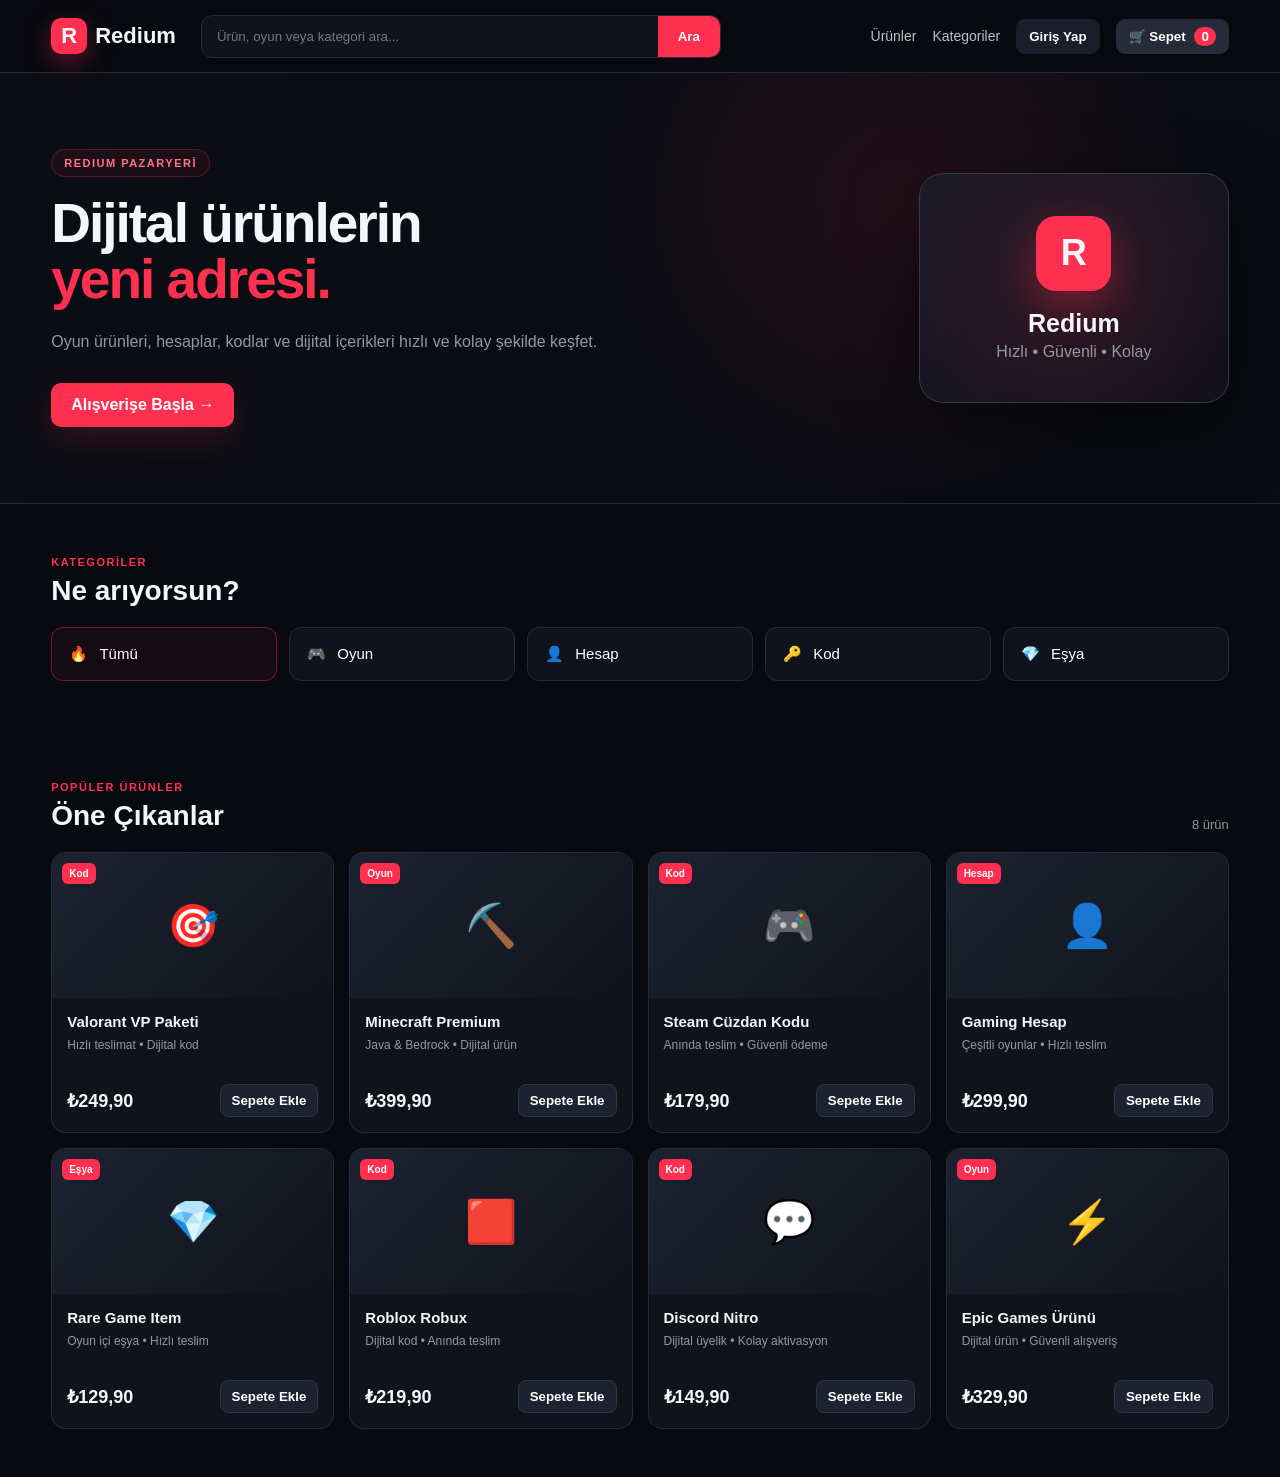
<file: index.html>
<!DOCTYPE html>
<html lang="tr">
<head>
    <meta charset="UTF-8">
    <meta name="viewport" content="width=device-width, initial-scale=1.0">
    <title>Redium - Dijital Pazar</title>
    <link rel="stylesheet" href="style.css">
</head>

<body>

<header class="topbar">
    <div class="container nav">

        <a class="logo" href="#">
            <span>R</span> Redium
        </a>

        <div class="search">
            <input
                id="searchInput"
                type="text"
                placeholder="Ürün, oyun veya kategori ara..."
            >
            <button id="searchBtn">Ara</button>
        </div>

        <nav>
            <a href="#products">Ürünler</a>
            <a href="#categories">Kategoriler</a>

            <button class="login" id="loginBtn">
                Giriş Yap
            </button>

            <button class="cart" id="cartBtn">
                🛒 Sepet
                <b id="cartCount">0</b>
            </button>
        </nav>

    </div>
</header>


<main>

    <!-- HERO -->

    <section class="hero">

        <div class="container hero-inner">

            <div class="hero-content">

                <div class="badge">
                    REDIUM PAZARYERİ
                </div>

                <h1>
                    Dijital ürünlerin
                    <br>
                    <span>yeni adresi.</span>
                </h1>

                <p>
                    Oyun ürünleri, hesaplar, kodlar ve dijital
                    içerikleri hızlı ve kolay şekilde keşfet.
                </p>

                <a
                    class="primary"
                    href="#products"
                >
                    Alışverişe Başla →
                </a>

            </div>


            <div class="hero-card">

                <div class="glow"></div>

                <div class="card-icon">
                    R
                </div>

                <h3>Redium</h3>

                <p>
                    Hızlı • Güvenli • Kolay
                </p>

            </div>

        </div>

    </section>


    <!-- KATEGORİLER -->

    <section
        class="container section"
        id="categories"
    >

        <div class="section-title">

            <div>
                <small>KATEGORİLER</small>
                <h2>Ne arıyorsun?</h2>
            </div>

        </div>


        <div class="categories">

            <button
                class="category active"
                data-category="Tümü"
            >
                🔥
                <span>Tümü</span>
            </button>


            <button
                class="category"
                data-category="Oyun"
            >
                🎮
                <span>Oyun</span>
            </button>


            <button
                class="category"
                data-category="Hesap"
            >
                👤
                <span>Hesap</span>
            </button>


            <button
                class="category"
                data-category="Kod"
            >
                🔑
                <span>Kod</span>
            </button>


            <button
                class="category"
                data-category="Eşya"
            >
                💎
                <span>Eşya</span>
            </button>

        </div>

    </section>


    <!-- ÜRÜNLER -->

    <section
        class="container section"
        id="products"
    >

        <div class="section-title">

            <div>
                <small>POPÜLER ÜRÜNLER</small>
                <h2>Öne Çıkanlar</h2>
            </div>

            <span id="resultInfo">
                8 ürün
            </span>

        </div>


        <div
            class="products"
            id="productGrid"
        ></div>

    </section>

</main>


<!-- GİRİŞ / KAYIT MODALI -->

<div
    class="modal hidden"
    id="modal"
>

    <div class="modal-box">

        <button
            class="close"
            id="closeModal"
        >
            ×
        </button>


        <div class="auth-tabs">

            <button
                id="showLogin"
                class="auth-tab active"
            >
                Giriş Yap
            </button>


            <button
                id="showRegister"
                class="auth-tab"
            >
                Kaydol
            </button>

        </div>


        <h2 id="authTitle">
            Hesabına giriş yap
        </h2>


        <p id="authDescription">
            Redium hesabına hoş geldin!
        </p>


        <form id="authForm">

            <input
                id="authUsername"
                type="text"
                placeholder="Kullanıcı adı"
                minlength="3"
                maxlength="24"
                required
            >


            <input
                id="authPassword"
                type="password"
                placeholder="Şifre"
                minlength="6"
                required
            >


            <button
                class="primary full"
                id="authSubmit"
                type="submit"
            >
                Giriş Yap
            </button>

        </form>


        <p
            class="auth-switch"
            id="authSwitch"
        >
            Hesabın yok mu?
            <a href="#" id="switchLink">
                Kaydol
            </a>
        </p>


        <p class="auth-note">
            Demo üyelik sistemidir.
        </p>

    </div>

</div>


<!-- SEPET -->

<div
    class="modal hidden"
    id="cartModal"
>

    <div class="modal-box cart-box">

        <button
            class="close"
            id="closeCart"
        >
            ×
        </button>


        <h2>🛒 Sepetim</h2>

        <p>
            Sepetine eklediğin ürünler.
        </p>


        <div id="cartItems"></div>


        <div class="cart-total">

            <span>
                Toplam
            </span>

            <strong id="cartTotal">
                0,00 ₺
            </strong>

        </div>


        <button
            class="primary full"
            id="checkoutBtn"
        >
            Satın Almaya Devam Et
        </button>

    </div>

</div>


<!-- BİLDİRİM -->

<div
    class="toast"
    id="toast"
></div>


<script src="script.js"></script>

</body>
</html>
</file>
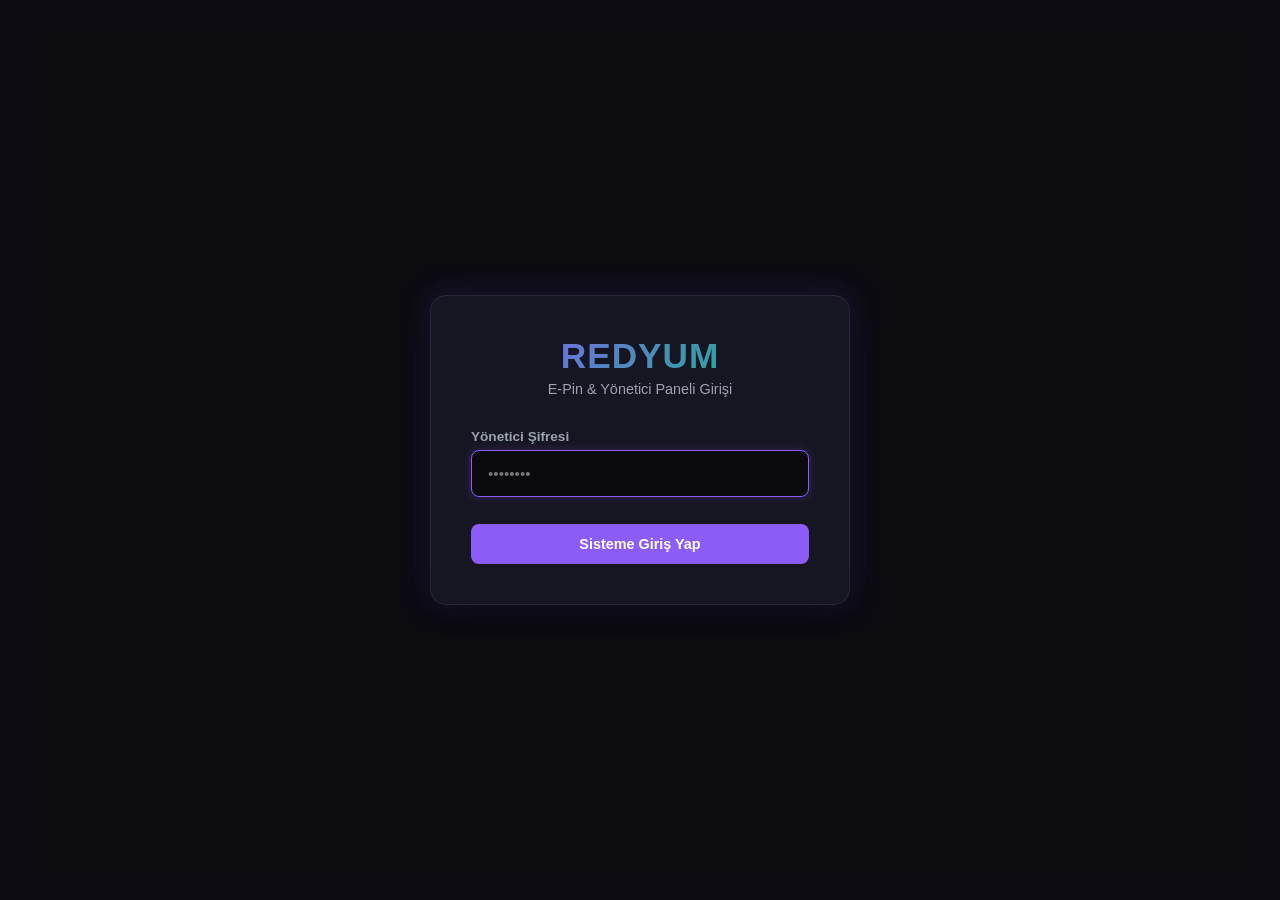
<file: panel.html>
<!DOCTYPE html>
<html lang="tr">
<head>
  <meta charset="UTF-8">
  <meta name="viewport" content="width=device-width, initial-scale=1.0">
  <title>Redyum - E-Pin & Oyun Pazarı Yönetici Paneli</title>
  
  <style>
    :root {
      --bg-dark: #0d0d12;
      --card-bg: #161622;
      --card-hover: #1f1f30;
      --sidebar-bg: #11111a;
      --border-color: #272738;
      
      --primary: #8b5cf6;
      --primary-hover: #7c3aed;
      --primary-glow: rgba(139, 92, 246, 0.25);
      
      --secondary: #10b981;
      --secondary-hover: #059669;
      --secondary-glow: rgba(16, 185, 129, 0.2);
      
      --warning: #f59e0b;
      --accent-red: #ef4444;
      
      --text-main: #f3f4f6;
      --text-muted: #9ca3af;
    }

    * {
      box-sizing: border-box;
      margin: 0;
      padding: 0;
      font-family: 'Segoe UI', -apple-system, BlinkMacSystemFont, Roboto, sans-serif;
    }

    body {
      background-color: var(--bg-dark);
      color: var(--text-main);
      min-height: 100vh;
      display: flex;
      overflow-x: hidden;
    }

    .login-overlay {
      position: fixed;
      inset: 0;
      background: rgba(13, 13, 18, 0.92);
      backdrop-filter: blur(16px);
      display: flex;
      justify-content: center;
      align-items: center;
      z-index: 9999;
      padding: 1rem;
    }

    .login-box {
      background: var(--card-bg);
      border: 1px solid var(--border-color);
      box-shadow: 0 10px 40px rgba(0, 0, 0, 0.6), 0 0 30px var(--primary-glow);
      border-radius: 16px;
      padding: 2.5rem;
      width: 100%;
      max-width: 420px;
      text-align: center;
      position: relative;
    }

    .login-title {
      font-size: 2.2rem;
      font-weight: 900;
      background: linear-gradient(135deg, var(--primary), var(--secondary));
      -webkit-background-clip: text;
      -webkit-text-fill-color: transparent;
      margin-bottom: 0.3rem;
      letter-spacing: 1px;
    }

    .login-subtitle {
      color: var(--text-muted);
      font-size: 0.9rem;
      margin-bottom: 2rem;
    }

    .shake {
      animation: shake 0.4s cubic-bezier(.36,.07,.19,.97) both;
    }

    @keyframes shake {
      10%, 90% { transform: translate3d(-1px, 0, 0); }
      20%, 80% { transform: translate3d(2px, 0, 0); }
      30%, 50%, 70% { transform: translate3d(-4px, 0, 0); }
      40%, 60% { transform: translate3d(4px, 0, 0); }
    }

    .error-alert {
      background: rgba(239, 68, 68, 0.15);
      border: 1px solid var(--accent-red);
      color: #fca5a5;
      padding: 0.75rem;
      border-radius: 8px;
      font-size: 0.85rem;
      margin-bottom: 1.2rem;
      display: none;
    }

    .form-group {
      margin-bottom: 1.2rem;
      text-align: left;
    }

    .form-group label {
      display: block;
      font-size: 0.85rem;
      color: var(--text-muted);
      margin-bottom: 0.4rem;
      font-weight: 600;
    }

    .form-control {
      width: 100%;
      padding: 0.85rem 1rem;
      background: #0a0a0f;
      border: 1px solid var(--border-color);
      border-radius: 8px;
      color: #fff;
      font-size: 0.95rem;
      outline: none;
      transition: border-color 0.2s, box-shadow 0.2s;
    }

    .form-control:focus {
      border-color: var(--primary);
      box-shadow: 0 0 10px var(--primary-glow);
    }

    .btn {
      padding: 0.75rem 1.25rem;
      border-radius: 8px;
      border: none;
      font-weight: 700;
      cursor: pointer;
      transition: all 0.2s;
      font-size: 0.9rem;
      display: inline-flex;
      align-items: center;
      justify-content: center;
      gap: 0.5rem;
    }

    .btn-primary {
      background: var(--primary);
      color: #fff;
    }

    .btn-primary:hover {
      background: var(--primary-hover);
      box-shadow: 0 0 20px var(--primary-glow);
    }

    .btn-secondary {
      background: var(--secondary);
      color: #000;
    }

    .btn-secondary:hover {
      background: var(--secondary-hover);
      box-shadow: 0 0 20px var(--secondary-glow);
    }

    .btn-danger {
      background: var(--accent-red);
      color: #fff;
    }

    .btn-danger:hover {
      background: #dc2626;
    }

    .btn-warning {
      background: var(--warning);
      color: #000;
    }

    .btn-outline {
      background: transparent;
      border: 1px solid var(--border-color);
      color: var(--text-main);
    }

    .btn-outline:hover {
      background: var(--card-hover);
      border-color: var(--primary);
    }

    #appWrapper {
      display: flex;
      width: 100vw;
      height: 100vh;
    }

    sidebar {
      width: 260px;
      background: var(--sidebar-bg);
      border-right: 1px solid var(--border-color);
      display: flex;
      flex-direction: column;
      padding: 1.5rem;
      gap: 2rem;
      flex-shrink: 0;
    }

    .brand {
      font-size: 1.5rem;
      font-weight: 900;
      color: #fff;
      display: flex;
      align-items: center;
      gap: 0.6rem;
      letter-spacing: 0.5px;
    }

    .brand span {
      color: var(--secondary);
      font-size: 0.7rem;
      background: rgba(16, 185, 129, 0.15);
      padding: 3px 8px;
      border-radius: 6px;
      border: 1px solid var(--secondary);
    }

    .nav-menu {
      list-style: none;
      display: flex;
      flex-direction: column;
      gap: 0.5rem;
    }

    .nav-item {
      padding: 0.85rem 1rem;
      border-radius: 10px;
      color: var(--text-muted);
      cursor: pointer;
      font-weight: 600;
      font-size: 0.95rem;
      display: flex;
      align-items: center;
      gap: 0.85rem;
      transition: all 0.2s ease;
    }

    .nav-item:hover {
      background: var(--card-hover);
      color: #fff;
    }

    .nav-item.active {
      background: linear-gradient(90deg, rgba(139, 92, 246, 0.2), transparent);
      color: #fff;
      border-left: 4px solid var(--primary);
    }

    main {
      flex: 1;
      display: flex;
      flex-direction: column;
      overflow-y: auto;
    }

    header {
      background: var(--sidebar-bg);
      border-bottom: 1px solid var(--border-color);
      padding: 1.2rem 2rem;
      display: flex;
      justify-content: space-between;
      align-items: center;
    }

    .header-title {
      font-size: 1.3rem;
      font-weight: 800;
      color: #fff;
    }

    .admin-profile {
      display: flex;
      align-items: center;
      gap: 1.2rem;
    }

    .badge-admin {
      background: rgba(139, 92, 246, 0.15);
      color: var(--primary);
      padding: 0.4rem 0.9rem;
      border-radius: 20px;
      font-size: 0.8rem;
      font-weight: 700;
      border: 1px solid var(--primary);
    }

    .content-area {
      padding: 2rem;
      flex: 1;
    }

    .section-tab {
      display: none;
    }

    .section-tab.active {
      display: block;
    }

    .stats-grid {
      display: grid;
      grid-template-columns: repeat(auto-fit, minmax(220px, 1fr));
      gap: 1.25rem;
      margin-bottom: 2rem;
    }

    .stat-card {
      background: var(--card-bg);
      border: 1px solid var(--border-color);
      border-radius: 14px;
      padding: 1.4rem;
      display: flex;
      flex-direction: column;
      gap: 0.6rem;
      transition: transform 0.2s;
    }

    .stat-card:hover {
      transform: translateY(-2px);
    }

    .stat-label {
      color: var(--text-muted);
      font-size: 0.85rem;
      font-weight: 600;
    }

    .stat-value {
      font-size: 1.8rem;
      font-weight: 800;
      color: #fff;
    }

    .stat-change {
      font-size: 0.78rem;
      color: var(--secondary);
      display: flex;
      align-items: center;
      gap: 0.25rem;
    }

    .data-card {
      background: var(--card-bg);
      border: 1px solid var(--border-color);
      border-radius: 14px;
      padding: 1.5rem;
      margin-bottom: 2rem;
    }

    .data-card-header {
      display: flex;
      justify-content: space-between;
      align-items: center;
      margin-bottom: 1.4rem;
    }

    .data-card-title {
      font-size: 1.15rem;
      font-weight: 700;
      color: #fff;
    }

    .table-responsive {
      width: 100%;
      overflow-x: auto;
    }

    table {
      width: 100%;
      border-collapse: collapse;
      text-align: left;
    }

    th {
      background: #0d0d14;
      color: var(--text-muted);
      padding: 0.9rem 1rem;
      font-size: 0.8rem;
      text-transform: uppercase;
      letter-spacing: 0.5px;
      border-bottom: 1px solid var(--border-color);
    }

    td {
      padding: 1rem;
      border-bottom: 1px solid var(--border-color);
      font-size: 0.9rem;
      color: #e5e7eb;
    }

    tr:hover td {
      background: rgba(255, 255, 255, 0.02);
    }

    .status-badge {
      padding: 0.3rem 0.7rem;
      border-radius: 6px;
      font-size: 0.75rem;
      font-weight: 700;
      text-transform: uppercase;
      display: inline-block;
    }

    .status-active, .status-approved { background: rgba(16, 185, 129, 0.15); color: var(--secondary); border: 1px solid rgba(16, 185, 129, 0.3); }
    .status-pending { background: rgba(245, 158, 11, 0.15); color: var(--warning); border: 1px solid rgba(245, 158, 11, 0.3); }
    .status-banned, .status-rejected { background: rgba(239, 68, 68, 0.15); color: var(--accent-red); border: 1px solid rgba(239, 68, 68, 0.3); }

    .modal-backdrop {
      position: fixed;
      inset: 0;
      background: rgba(0, 0, 0, 0.8);
      backdrop-filter: blur(8px);
      display: none;
      justify-content: center;
      align-items: center;
      z-index: 5000;
      padding: 1rem;
    }

    .modal-box {
      background: var(--card-bg);
      border: 1px solid var(--border-color);
      border-radius: 14px;
      width: 100%;
      max-width: 500px;
      padding: 2rem;
      box-shadow: 0 10px 30px rgba(0,0,0,0.5);
    }

    .modal-header {
      display: flex;
      justify-content: space-between;
      align-items: center;
      margin-bottom: 1.5rem;
    }

    .modal-close {
      cursor: pointer;
      font-size: 1.5rem;
      color: var(--text-muted);
      transition: color 0.2s;
    }

    .modal-close:hover {
      color: #fff;
    }

    .action-btn-group {
      display: flex;
      gap: 0.5rem;
    }

    #toastContainer {
      position: fixed;
      bottom: 20px;
      right: 20px;
      z-index: 10000;
      display: flex;
      flex-direction: column;
      gap: 10px;
    }

    .toast {
      background: var(--card-bg);
      border-left: 4px solid var(--primary);
      color: #fff;
      padding: 0.9rem 1.4rem;
      border-radius: 8px;
      box-shadow: 0 5px 20px rgba(0,0,0,0.5);
      font-size: 0.9rem;
      font-weight: 600;
      animation: slideIn 0.3s forwards;
    }

    .toast.success { border-color: var(--secondary); }
    .toast.error { border-color: var(--accent-red); }

    @keyframes slideIn {
      from { transform: translateX(100%); opacity: 0; }
      to { transform: translateX(0); opacity: 1; }
    }
  </style>
</head>
<body>

  <div class="login-overlay" id="loginOverlay">
    <div class="login-box" id="loginBox">
      <div class="login-title">REDYUM</div>
      <div class="login-subtitle">E-Pin & Yönetici Paneli Girişi</div>
      
      <div class="error-alert" id="loginError">
        ⚠️ Şifre hatalı! Lütfen tekrar deneyin.
      </div>

      <form onsubmit="handleLogin(event)">
        <div class="form-group">
          <label>Yönetici Şifresi</label>
          <input type="password" id="adminPasswordInput" class="form-control" placeholder="••••••••" required autofocus>
        </div>
        <button type="submit" class="btn btn-primary" style="width: 100%; margin-top: 0.5rem;">Sisteme Giriş Yap</button>
      </form>
    </div>
  </div>

  <div id="appWrapper" style="display: none;">
    <sidebar>
      <div class="brand">
        REDYUM <span>PANEL</span>
      </div>
      <ul class="nav-menu">
        <li class="nav-item active" onclick="switchTab('dashboardTab', this)">📊 Genel Bakış</li>
        <li class="nav-item" onclick="switchTab('listingsTab', this)">🎮 İlan Yönetimi</li>
        <li class="nav-item" onclick="switchTab('balanceTab', this)">💳 Bakiye & Talepler</li>
        <li class="nav-item" onclick="switchTab('ordersTab', this)">🛒 Sipariş Geçmişi</li>
        <li class="nav-item" onclick="switchTab('settingsTab', this)">⚙️ Sistem Ayarları</li>
      </ul>
    </sidebar>

    <main>
      <header>
        <div class="header-title" id="pageTitle">Genel Bakış & İstatistikler</div>
        <div class="admin-profile">
          <span class="badge-admin">Kurucu / Admin</span>
          <button class="btn btn-outline" style="padding: 0.4rem 0.9rem; font-size: 0.85rem;" onclick="handleLogout()">🚪 Çıkış Yap</button>
        </div>
      </header>

      <div class="content-area">
        
        <!-- DASHBOARD TAB -->
        <div class="section-tab active" id="dashboardTab">
          <div class="stats-grid">
            <div class="stat-card">
              <span class="stat-label">Toplam Ciro</span>
              <span class="stat-value" id="statRevenue">₺184,900</span>
              <span class="stat-change">▲ %24 bu ay</span>
            </div>
            <div class="stat-card">
              <span class="stat-label">Aktif İlan Sayısı</span>
              <span class="stat-value" id="statListingsCount">0</span>
              <span class="stat-change">Canlı pazaryeri</span>
            </div>
            <div class="stat-card">
              <span class="stat-label">Bekleyen İlan Onayları</span>
              <span class="stat-value" style="color: var(--warning);" id="statPendingCount">0</span>
              <span class="stat-change" style="color: var(--warning);">Inceleme bekliyor</span>
            </div>
            <div class="stat-card">
              <span class="stat-label">Toplam Kullanıcı</span>
              <span class="stat-value" id="statUsersCount">0</span>
              <span class="stat-change">▲ 182 yeni kayıt</span>
            </div>
          </div>

          <div class="data-card">
            <div class="data-card-header">
              <div class="data-card-title">Son Sistem İşlem Logları</div>
            </div>
            <div class="table-responsive">
              <table>
                <thead>
                  <tr>
                    <th>İşlem Kodu</th>
                    <th>Kullanıcı / Müşteri</th>
                    <th>Detay / Ürün</th>
                    <th>Tutar</th>
                    <th>Tarih</th>
                    <th>Durum</th>
                  </tr>
                </thead>
                <tbody id="logsTable">
                  <!-- JS Populate -->
                </tbody>
              </table>
            </div>
          </div>
        </div>

        <!-- LISTINGS TAB -->
        <div class="section-tab" id="listingsTab">
          <div class="data-card">
            <div class="data-card-header">
              <div class="data-card-title">Pazaryeri İlan Listesi</div>
              <button class="btn btn-primary" onclick="openModal('addListingModal')">+ Yeni İlan Ekle</button>
            </div>
            <div class="table-responsive">
              <table>
                <thead>
                  <tr>
                    <th>ID</th>
                    <th>İlan Başlığı</th>
                    <th>Kategori</th>
                    <th>Fiyat (TL)</th>
                    <th>Satıcı</th>
                    <th>Durum</th>
                    <th>İşlemler</th>
                  </tr>
                </thead>
                <tbody id="listingsTable">
                  <!-- JS Populate -->
                </tbody>
              </table>
            </div>
          </div>
        </div>

        <!-- BALANCE & WITHDRAWALS TAB -->
        <div class="section-tab" id="balanceTab">
          <div class="data-card">
            <div class="data-card-header">
              <div class="data-card-title">Kullanıcı Bakiye Denetimi</div>
            </div>
            <div class="table-responsive">
              <table>
                <thead>
                  <tr>
                    <th>ID</th>
                    <th>Kullanıcı Adı</th>
                    <th>E-Posta</th>
                    <th>Mevcut Bakiye</th>
                    <th>Rol</th>
                    <th>İşlemler</th>
                  </tr>
                </thead>
                <tbody id="usersTable">
                  <!-- JS Populate -->
                </tbody>
              </table>
            </div>
          </div>

          <div class="data-card">
            <div class="data-card-header">
              <div class="data-card-title">Para Çekme Talepleri</div>
            </div>
            <div class="table-responsive">
              <table>
                <thead>
                  <tr>
                    <th>Talep ID</th>
                    <th>Kullanıcı</th>
                    <th>IBAN</th>
                    <th>Çekim Tutarı</th>
                    <th>Durum</th>
                    <th>İşlem</th>
                  </tr>
                </thead>
                <tbody id="withdrawalsTable">
                  <!-- JS Populate -->
                </tbody>
              </table>
            </div>
          </div>
        </div>

        <!-- ORDERS TAB -->
        <div class="section-tab" id="ordersTab">
          <div class="data-card">
            <div class="data-card-header">
              <div class="data-card-title">E-Pin & Dijital Kod Siparişleri</div>
            </div>
            <div class="table-responsive">
              <table>
                <thead>
                  <tr>
                    <th>Sipariş ID</th>
                    <th>Alıcı</th>
                    <th>Satın Alınan Ürün</th>
                    <th>Teslim Edilen Kod / Stok</th>
                    <th>Tutar</th>
                    <th>Teslimat</th>
                  </tr>
                </thead>
                <tbody id="ordersTable">
                  <!-- JS Populate -->
                </tbody>
              </table>
            </div>
          </div>
        </div>

        <!-- SETTINGS TAB -->
        <div class="section-tab" id="settingsTab">
          <div class="data-card">
            <div class="data-card-header">
              <div class="data-card-title">Sistem & Pazar Yeri Konfigürasyonu</div>
            </div>
            <form onsubmit="saveSettings(event)" style="max-width: 550px;">
              <div class="form-group">
                <label>Site Başlığı</label>
                <input type="text" id="siteTitleInput" class="form-control" value="Redyum - E-Pin & Oyun Pazarı">
              </div>
              <div class="form-group">
                <label>Komisyon Oranı (%)</label>
                <input type="number" id="commissionRateInput" class="form-control" value="5">
              </div>
              <div class="form-group">
                <label>Admin Giriş Şifresini Değiştir</label>
                <input type="password" id="newPasswordInput" class="form-control" placeholder="Yeni şifrenizi girin">
              </div>
              <div class="form-group" style="margin-top: 1.5rem;">
                <label style="display: flex; align-items: center; gap: 0.6rem; cursor: pointer; color: #fff;">
                  <input type="checkbox" id="maintenanceToggle" style="width: 18px; height: 18px;"> Bakım Modunu Aktif Et
                </label>
              </div>
              <button type="submit" class="btn btn-secondary" style="margin-top: 1rem;">Ayarları Kaydet</button>
            </form>
          </div>
        </div>

      </div>
    </main>
  </div>

  <!-- MODAL: ADD LISTING -->
  <div class="modal-backdrop" id="addListingModal">
    <div class="modal-box">
      <div class="modal-header">
        <h3 style="color: var(--primary);">Yeni İlan Ekle</h3>
        <span class="modal-close" onclick="closeModal('addListingModal')">&times;</span>
      </div>
      <form onsubmit="createListing(event)">
        <div class="form-group">
          <label>İlan Başlığı</label>
          <input type="text" id="newTitle" class="form-control" placeholder="Örn: 2850 Valorant VP" required>
        </div>
        <div class="form-group">
          <label>Kategori</label>
          <select id="newCategory" class="form-control" required>
            <option value="Valorant VP">Valorant VP</option>
            <option value="League of Legends RP">League of Legends RP</option>
            <option value="Steam Cüzdan Kodu">Steam Cüzdan Kodu</option>
            <option value="PUBG Mobile UC">PUBG Mobile UC</option>
            <option value="Random Hesap">Random Hesap</option>
          </select>
        </div>
        <div class="form-group">
          <label>Fiyat (TL)</label>
          <input type="number" id="newPrice" class="form-control" placeholder="₺" required>
        </div>
        <div class="form-group">
          <label>Satıcı Kullanıcı Adı</label>
          <input type="text" id="newSeller" class="form-control" value="RedyumStore" required>
        </div>
        <button type="submit" class="btn btn-primary" style="width: 100%; margin-top: 1rem;">İlanı Yayınla</button>
      </form>
    </div>
  </div>

  <!-- MODAL: EDIT PRICE -->
  <div class="modal-backdrop" id="editPriceModal">
    <div class="modal-box">
      <div class="modal-header">
        <h3 style="color: var(--primary);">İlan Fiyatını Düzenle</h3>
        <span class="modal-close" onclick="closeModal('editPriceModal')">&times;</span>
      </div>
      <form onsubmit="savePriceUpdate(event)">
        <input type="hidden" id="editListingId">
        <div class="form-group">
          <label id="editListingTitle">İlan: </label>
          <input type="number" id="editListingPrice" class="form-control" required>
        </div>
        <button type="submit" class="btn btn-primary" style="width: 100%;">Fiyatı Güncelle</button>
      </form>
    </div>
  </div>

  <!-- MODAL: BALANCE MANAGEMENT -->
  <div class="modal-backdrop" id="balanceModal">
    <div class="modal-box">
      <div class="modal-header">
        <h3 style="color: var(--primary);">Kullanıcı Bakiyesi Yönet</h3>
        <span class="modal-close" onclick="closeModal('balanceModal')">&times;</span>
      </div>
      <form onsubmit="updateUserBalance(event)">
        <input type="hidden" id="balanceUserId">
        <p style="margin-bottom: 1rem; color: var(--text-muted);" id="balanceUserName">Kullanıcı: </p>
        <div class="form-group">
          <label>Tutar (TL)</label>
          <input type="number" id="balanceAmount" class="form-control" placeholder="100" required>
        </div>
        <div style="display: flex; gap: 0.8rem; margin-top: 1rem;">
          <button type="submit" class="btn btn-secondary" style="flex:1;" onclick="window.balanceAction = 'add'">Bakiye Ekle</button>
          <button type="submit" class="btn btn-danger" style="flex:1;" onclick="window.balanceAction = 'deduct'">Bakiye Düş</button>
        </div>
      </form>
    </div>
  </div>

  <!-- Toast Container -->
  <div id="toastContainer"></div>

  <script>
    // System Master Password Storage
    let currentAdminPassword = localStorage.getItem('redyum_admin_pass') || 'efe457123';

    // Data Stores
    let listings = [
      { id: 101, title: '2850 Valorant VP Kodu', category: 'Valorant VP', price: 420, seller: 'GamerStore', status: 'approved' },
      { id: 102, title: 'TR Yağmacı Karambitli Hesap', category: 'Random Hesap', price: 1150, seller: 'ProGamer', status: 'pending' },
      { id: 103, title: '100 TL Steam Cüzdan Kodu', category: 'Steam Cüzdan Kodu', price: 100, seller: 'RedyumStore', status: 'approved' },
      { id: 104, title: '660 UC PUBG Mobile', category: 'PUBG Mobile UC', price: 310, seller: 'FastDelivery', status: 'pending' }
    ];

    let users = [
      { id: 1, name: 'GamerStore', email: 'gamer@redyum.com', balance: 2450.00, role: 'Onaylı Satıcı' },
      { id: 2, name: 'ProGamer', email: 'pro@redyum.com', balance: 320.50, role: 'Normal Üye' },
      { id: 3, name: 'RedyumStore', email: 'support@redyum.com', balance: 145000.00, role: 'Yönetici' }
    ];

    let withdrawals = [
      { id: 501, user: 'GamerStore', iban: 'TR12 0006 2000 0000 1234 5678 90', amount: 500, status: 'pending' },
      { id: 502, user: 'ProGamer', iban: 'TR98 0001 5000 0000 9876 5432 10', amount: 150, status: 'approved' }
    ];

    let orders = [
      { id: 'ORD-8812', user: 'Ahmet_TR', item: '2850 Valorant VP', code: 'VP-9982-XXXX-VALO', amount: 420, status: 'Teslim Edildi' },
      { id: 'ORD-8813', user: 'Mehmet123', item: '100 TL Steam Cüzdan', code: 'STM-7711-XXXX-KODU', amount: 100, status: 'Teslim Edildi' }
    ];

    let logs = [
      { id: 'LOG-901', user: 'Ahmet_TR', detail: '2850 VP Satın Alımı', amount: 420, date: 'Tampon An', status: 'Tamamlandı' },
      { id: 'LOG-902', user: 'GamerStore', detail: 'Para Çekme Talebi', amount: 500, date: 'Tampon An', status: 'Beklemede' }
    ];

    // Auth Engine
    window.onload = function() {
      if (localStorage.getItem('redyum_logged_in') === 'true') {
        showPanel();
      }
    };

    function handleLogin(e) {
      e.preventDefault();
      const inputPass = document.getElementById('adminPasswordInput').value;
      const errorEl = document.getElementById('loginError');
      const boxEl = document.getElementById('loginBox');

      if (inputPass === currentAdminPassword) {
        localStorage.setItem('redyum_logged_in', 'true');
        showToast('Başarıyla giriş yapıldı!', 'success');
        showPanel();
      } else {
        errorEl.style.display = 'block';
        boxEl.classList.add('shake');
        setTimeout(() => boxEl.classList.remove('shake'), 400);
      }
    }

    function handleLogout() {
      localStorage.removeItem('redyum_logged_in');
      document.getElementById('appWrapper').style.display = 'none';
      document.getElementById('loginOverlay').style.display = 'flex';
      document.getElementById('adminPasswordInput').value = '';
      document.getElementById('loginError').style.display = 'none';
      showToast('Oturum kapatıldı.');
    }

    function showPanel() {
      document.getElementById('loginOverlay').style.display = 'none';
      document.getElementById('appWrapper').style.display = 'flex';
      renderAll();
    }

    // UI Render Engine
    function renderAll() {
      renderDashboard();
      renderListings();
      renderUsers();
      renderWithdrawals();
      renderOrders();
    }

    function renderDashboard() {
      const activeListings = listings.filter(l => l.status === 'approved').length;
      const pendingListings = listings.filter(l => l.status === 'pending').length;

      document.getElementById('statListingsCount').innerText = activeListings;
      document.getElementById('statPendingCount').innerText = pendingListings;
      document.getElementById('statUsersCount').innerText = users.length;

      const logsBody = document.getElementById('logsTable');
      logsBody.innerHTML = logs.map(l => `
        <tr>
          <td><b>${l.id}</b></td>
          <td>${l.user}</td>
          <td>${l.detail}</td>
          <td><b>${l.amount} ₺</b></td>
          <td>${l.date}</td>
          <td><span class="status-badge status-active">${l.status}</span></td>
        </tr>
      `).join('');
    }

    function renderListings() {
      const tbody = document.getElementById('listingsTable');
      tbody.innerHTML = listings.map(l => `
        <tr>
          <td>#${l.id}</td>
          <td><b>${l.title}</b></td>
          <td>${l.category}</td>
          <td><b style="color:var(--secondary);">${l.price} ₺</b></td>
          <td>${l.seller}</td>
          <td>
            <span class="status-badge status-${l.status}">
              ${l.status === 'approved' ? 'Yayında' : l.status === 'pending' ? 'Onay Bekliyor' : 'Reddedildi'}
            </span>
          </td>
          <td>
            <div class="action-btn-group">
              ${l.status === 'pending' ? `<button class="btn btn-secondary" style="padding:0.3rem 0.6rem; font-size:0.75rem;" onclick="approveListing(${l.id})">Onayla</button>` : ''}
              <button class="btn btn-outline" style="padding:0.3rem 0.6rem; font-size:0.75rem;" onclick="openEditPriceModal(${l.id})">Fiyat</button>
              <button class="btn btn-danger" style="padding:0.3rem 0.6rem; font-size:0.75rem;" onclick="deleteListing(${l.id})">Sil</button>
            </div>
          </td>
        </tr>
      `).join('');
    }

    function approveListing(id) {
      const item = listings.find(l => l.id === id);
      if (item) {
        item.status = 'approved';
        showToast('İlan yayına alındı!', 'success');
        renderAll();
      }
    }

    function deleteListing(id) {
      listings = listings.filter(l => l.id !== id);
      showToast('İlan silindi.', 'error');
      renderAll();
    }

    function openEditPriceModal(id) {
      const item = listings.find(l => l.id === id);
      if (item) {
        document.getElementById('editListingId').value = item.id;
        document.getElementById('editListingTitle').innerText = `İlan: ${item.title}`;
        document.getElementById('editListingPrice').value = item.price;
        openModal('editPriceModal');
      }
    }

    function savePriceUpdate(e) {
      e.preventDefault();
      const id = parseInt(document.getElementById('editListingId').value);
      const newPrice = parseFloat(document.getElementById('editListingPrice').value);
      const item = listings.find(l => l.id === id);
      if (item) {
        item.price = newPrice;
        showToast('İlan fiyatı güncellendi.', 'success');
        renderListings();
        closeModal('editPriceModal');
      }
    }

    function createListing(e) {
      e.preventDefault();
      const newListing = {
        id: Math.floor(100 + Math.random() * 900),
        title: document.getElementById('newTitle').value,
        category: document.getElementById('newCategory').value,
        price: parseFloat(document.getElementById('newPrice').value),
        seller: document.getElementById('newSeller').value,
        status: 'approved'
      };
      listings.unshift(newListing);
      showToast('Yeni ilan başarıyla eklendi.', 'success');
      renderAll();
      closeModal('addListingModal');
    }

    function renderUsers() {
      const tbody = document.getElementById('usersTable');
      tbody.innerHTML = users.map(u => `
        <tr>
          <td>#${u.id}</td>
          <td><b>${u.name}</b></td>
          <td>${u.email}</td>
          <td><b style="color:var(--secondary);">${u.balance.toFixed(2)} ₺</b></td>
          <td><span class="status-badge status-active">${u.role}</span></td>
          <td>
            <button class="btn btn-primary" style="padding:0.3rem 0.6rem; font-size:0.75rem;" onclick="openBalanceModal(${u.id})">Bakiye Yönet</button>
          </td>
        </tr>
      `).join('');
    }

    function openBalanceModal(userId) {
      const user = users.find(u => u.id === userId);
      if (user) {
        document.getElementById('balanceUserId').value = user.id;
        document.getElementById('balanceUserName').innerText = `Kullanıcı: ${user.name} (Mevcut: ${user.balance.toFixed(2)} TL)`;
        openModal('balanceModal');
      }
    }

    function updateUserBalance(e) {
      e.preventDefault();
      const userId = parseInt(document.getElementById('balanceUserId').value);
      const amount = parseFloat(document.getElementById('balanceAmount').value);
      const user = users.find(u => u.id === userId);

      if (user && !isNaN(amount)) {
        if (window.balanceAction === 'add') {
          user.balance += amount;
          showToast(`${amount} TL bakiye eklendi.`, 'success');
        } else if (window.balanceAction === 'deduct') {
          user.balance = Math.max(0, user.balance - amount);
          showToast(`${amount} TL bakiye düşüldü.`, 'error');
        }
        renderUsers();
        closeModal('balanceModal');
      }
    }

    function renderWithdrawals() {
      const tbody = document.getElementById('withdrawalsTable');
      tbody.innerHTML = withdrawals.map(w => `
        <tr>
          <td>#${w.id}</td>
          <td><b>${w.user}</b></td>
          <td style="font-family:monospace; color:var(--text-muted);">${w.iban}</td>
          <td><b>${w.amount} ₺</b></td>
          <td><span class="status-badge status-${w.status}">${w.status === 'pending' ? 'Bekliyor' : 'Ödendi'}</span></td>
          <td>
            ${w.status === 'pending' ? 
              `<div class="action-btn-group">
                <button class="btn btn-secondary" style="padding:0.3rem 0.6rem; font-size:0.75rem;" onclick="processWithdrawal(${w.id}, 'approved')">Öde</button>
                <button class="btn btn-danger" style="padding:0.3rem 0.6rem; font-size:0.75rem;" onclick="processWithdrawal(${w.id}, 'rejected')">Reddet</button>
               </div>` : 'Tamamlandı'}
          </td>
        </tr>
      `).join('');
    }

    function processWithdrawal(id, status) {
      const item = withdrawals.find(w => w.id === id);
      if (item) {
        item.status = status;
        showToast(status === 'approved' ? 'Ödeme onaylandı.' : 'Çekim talebi reddedildi.');
        renderWithdrawals();
      }
    }

    function renderOrders() {
      const tbody = document.getElementById('ordersTable');
      tbody.innerHTML = orders.map(o => `
        <tr>
          <td><b>${o.id}</b></td>
          <td>${o.user}</td>
          <td>${o.item}</td>
          <td><code style="background:#0a0a0f; padding:0.2rem 0.5rem; border-radius:4px; color:var(--secondary);">${o.code}</code></td>
          <td><b>${o.amount} ₺</b></td>
          <td><span class="status-badge status-active">${o.status}</span></td>
        </tr>
      `).join('');
    }

    function saveSettings(e) {
      e.preventDefault();
      const newPass = document.getElementById('newPasswordInput').value;
      if (newPass) {
        currentAdminPassword = newPass;
        localStorage.setItem('redyum_admin_pass', newPass);
        showToast('Yönetici şifresi güncellendi!', 'success');
        document.getElementById('newPasswordInput').value = '';
      } else {
        showToast('Sistem ayarları kaydedildi.', 'success');
      }
    }

    // Tabs Switcher
    function switchTab(tabId, el) {
      document.querySelectorAll('.section-tab').forEach(tab => tab.classList.remove('active'));
      document.querySelectorAll('.nav-item').forEach(item => item.classList.remove('active'));
      
      document.getElementById(tabId).classList.add('active');
      el.classList.add('active');

      const titles = {
        'dashboardTab': 'Genel Bakış & İstatistikler',
        'listingsTab': 'İlan Yönetimi & Onay',
        'balanceTab': 'Bakiye & Çekim Talepleri',
        'ordersTab': 'Sipariş Geçmişi & Kodlar',
        'settingsTab': 'Sistem Ayarları'
      };
      document.getElementById('pageTitle').innerText = titles[tabId];
    }

    // Modal Helpers
    function openModal(id) {
      document.getElementById(id).style.display = 'flex';
    }

    function closeModal(id) {
      document.getElementById(id).style.display = 'none';
    }

    // Toast Notification System
    function showToast(message, type = 'info') {
      const container = document.getElementById('toastContainer');
      const toast = document.createElement('div');
      toast.className = `toast ${type}`;
      toast.innerText = message;
      container.appendChild(toast);

      setTimeout(() => {
        toast.remove();
      }, 3000);
    }
  </script>
</body>
</html>
</file>
<file: style.css>
* {
    box-sizing: border-box;
    margin: 0;
    padding: 0;
}


:root {
    --bg: #080a10;
    --panel: #10131c;
    --panel2: #151925;
    --line: #252b3a;

    --text: #f4f6fb;
    --muted: #9098aa;

    --red: #ff304f;
    --red2: #ff536d;
}


html {
    scroll-behavior: smooth;
}


body {
    font-family:
        Inter,
        Segoe UI,
        Arial,
        sans-serif;

    background: var(--bg);

    color: var(--text);

    min-height: 100vh;
}


button,
input {
    font-family: inherit;
}


a {
    text-decoration: none;
    color: inherit;
}


.container {
    width: min(1180px, 92%);
    margin: auto;
}


/* =========================
   NAVBAR
========================= */

.topbar {
    position: sticky;
    top: 0;

    z-index: 100;

    background: rgba(8, 10, 16, .92);

    backdrop-filter: blur(15px);

    border-bottom:
        1px solid var(--line);
}


.nav {
    min-height: 72px;

    display: flex;

    align-items: center;

    gap: 25px;
}


.logo {
    display: flex;

    align-items: center;

    font-size: 22px;

    font-weight: 900;

    white-space: nowrap;
}


.logo span {
    width: 36px;
    height: 36px;

    margin-right: 8px;

    display: grid;

    place-items: center;

    border-radius: 10px;

    background: var(--red);

    box-shadow:
        0 8px 25px
        rgba(255, 48, 79, .35);
}


/* SEARCH */

.search {
    display: flex;

    flex: 1;

    max-width: 520px;

    overflow: hidden;

    border:
        1px solid var(--line);

    border-radius: 11px;

    background: var(--panel);
}


.search input {
    width: 100%;

    flex: 1;

    padding: 13px 15px;

    border: 0;

    outline: none;

    color: white;

    background: transparent;
}


.search input::placeholder {
    color: #70788a;
}


.search button {
    padding: 0 20px;

    border: 0;

    background: var(--red);

    color: white;

    font-weight: 800;

    cursor: pointer;
}


.search button:hover {
    background: var(--red2);
}


/* NAV */

nav {
    display: flex;

    align-items: center;

    gap: 16px;

    margin-left: auto;
}


nav a {
    color: #b9c0cf;

    font-size: 14px;
}


nav a:hover {
    color: white;
}


.login,
.cart {
    border: 0;

    border-radius: 9px;

    padding: 10px 13px;

    font-weight: 700;

    cursor: pointer;
}


.login {
    background: #1a1e2a;

    color: white;
}


.login:hover {
    background: #242a38;
}


.cart {
    background: #252b38;

    color: white;
}


.cart b {
    margin-left: 5px;

    padding: 2px 7px;

    border-radius: 20px;

    background: var(--red);
}


.logout-btn {
    background: #2a1219 !important;

    color: #ff7185 !important;

    border:
        1px solid #55212e !important;
}


/* =========================
   HERO
========================= */

.hero {
    border-bottom:
        1px solid var(--line);

    background:
        radial-gradient(
            circle at 70% 30%,
            #ff304f1c,
            transparent 32%
        ),
        linear-gradient(
            120deg,
            #0b0d14,
            #090b11
        );
}


.hero-inner {
    min-height: 430px;

    display: flex;

    align-items: center;

    justify-content: space-between;

    padding: 65px 0;
}


.badge {
    display: inline-block;

    padding: 7px 12px;

    margin-bottom: 18px;

    border:
        1px solid #ff304f40;

    border-radius: 99px;

    background: #ff304f12;

    color: #ff7185;

    font-size: 11px;

    font-weight: 800;

    letter-spacing: 1.5px;
}


h1 {
    font-size: 55px;

    line-height: 1.02;

    letter-spacing: -2px;
}


h1 span {
    color: var(--red);
}


.hero-content p {
    max-width: 560px;

    margin: 20px 0 28px;

    color: var(--muted);

    line-height: 1.7;
}


.primary {
    display: inline-block;

    padding: 13px 20px;

    border: 0;

    border-radius: 10px;

    background: var(--red);

    color: white;

    font-weight: 800;

    cursor: pointer;

    box-shadow:
        0 12px 35px
        rgba(255, 48, 79, .18);
}


.primary:hover {
    background: var(--red2);
}


/* HERO CARD */

.hero-card {
    position: relative;

    width: 310px;

    height: 230px;

    display: flex;

    flex-direction: column;

    align-items: center;

    justify-content: center;

    overflow: hidden;

    border:
        1px solid #343b4d;

    border-radius: 24px;

    background:
        linear-gradient(
            145deg,
            #161a26,
            #0d1018
        );

    box-shadow:
        0 25px 70px #0008;
}


.glow {
    position: absolute;

    width: 180px;
    height: 180px;

    background: var(--red);

    filter: blur(85px);

    opacity: .22;
}


.card-icon {
    position: relative;

    width: 75px;
    height: 75px;

    display: grid;

    place-items: center;

    border-radius: 20px;

    background: var(--red);

    font-size: 36px;

    font-weight: 900;

    box-shadow:
        0 15px 40px
        rgba(255, 48, 79, .35);
}


.hero-card h3 {
    position: relative;

    margin-top: 18px;

    font-size: 25px;
}


.hero-card p {
    position: relative;

    margin-top: 5px;

    color: var(--muted);
}


/* =========================
   SECTION
========================= */

.section {
    padding: 48px 0;
}


.section-title {
    display: flex;

    justify-content: space-between;

    align-items: end;

    margin-bottom: 20px;
}


.section-title small {
    color: var(--red);

    font-size: 11px;

    font-weight: 800;

    letter-spacing: 1.5px;
}


.section-title h2 {
    margin-top: 5px;

    font-size: 28px;
}


.section-title > span {
    color: var(--muted);

    font-size: 13px;
}


/* =========================
   KATEGORİLER
========================= */

.categories {
    display: grid;

    grid-template-columns:
        repeat(5, 1fr);

    gap: 12px;
}


.category {
    padding: 17px;

    border:
        1px solid var(--line);

    border-radius: 12px;

    background: var(--panel);

    color: white;

    cursor: pointer;

    font-size: 15px;

    text-align: left;

    transition: .2s;
}


.category:hover {
    transform: translateY(-2px);

    border-color: #ff304f55;
}


.category.active {
    border-color: #ff304f66;

    background: #ff304f0d;
}


.category span {
    margin-left: 7px;
}


/* =========================
   ÜRÜNLER
========================= */

.products {
    display: grid;

    grid-template-columns:
        repeat(4, 1fr);

    gap: 15px;
}


.product {
    overflow: hidden;

    border:
        1px solid var(--line);

    border-radius: 14px;

    background: var(--panel);

    transition: .2s;
}


.product:hover {
    transform: translateY(-4px);

    border-color: #3a4255;

    box-shadow:
        0 18px 40px #0005;
}


.product-img {
    position: relative;

    height: 145px;

    display: grid;

    place-items: center;

    background:
        linear-gradient(
            135deg,
            #1c2230,
            #10131c
        );

    font-size: 42px;
}


.tag {
    position: absolute;

    top: 10px;
    left: 10px;

    padding: 5px 7px;

    border-radius: 6px;

    background: var(--red);

    color: white;

    font-size: 10px;

    font-weight: 800;
}


.product-body {
    padding: 15px;
}


.product h3 {
    margin-bottom: 8px;

    font-size: 15px;
}


.product p {
    height: 32px;

    color: var(--muted);

    font-size: 12px;
}


.price {
    display: flex;

    align-items: center;

    justify-content: space-between;

    margin-top: 14px;
}


.price strong {
    font-size: 18px;
}


.buy {
    padding: 8px 11px;

    border:
        1px solid #2c3445;

    border-radius: 8px;

    background: #1c2230;

    color: white;

    cursor: pointer;

    font-weight: 700;
}


.buy:hover {
    border-color: var(--red);

    background: var(--red);
}


/* =========================
   MODAL
========================= */

.modal {
    position: fixed;

    inset: 0;

    z-index: 500;

    display: grid;

    place-items: center;

    padding: 20px;

    background: rgba(0, 0, 0, .75);
}


.hidden {
    display: none !important;
}


.modal-box {
    position: relative;

    width: min(420px, 100%);

    max-height: 90vh;

    overflow-y: auto;

    padding: 28px;

    border:
        1px solid var(--line);

    border-radius: 16px;

    background: var(--panel2);

    box-shadow:
        0 30px 80px #0009;
}


.close {
    position: absolute;

    top: 10px;
    right: 14px;

    border: 0;

    background: none;

    color: white;

    font-size: 28px;

    cursor: pointer;
}


/* AUTH */

.auth-tabs {
    display: flex;

    gap: 7px;

    margin-bottom: 22px;

    padding: 5px;

    border-radius: 10px;

    background: #0d1018;
}


.auth-tab {
    flex: 1;

    padding: 11px;

    border: 0;

    border-radius: 8px;

    background: transparent;

    color: #9098aa;

    cursor: pointer;

    font-weight: 700;
}


.auth-tab.active {
    background: var(--red);

    color: white;
}


.modal-box h2 {
    margin-bottom: 8px;
}


.modal-box > p {
    color: var(--muted);

    font-size: 13px;
}


#authForm {
    margin-top: 20px;
}


.modal-box input {
    width: 100%;

    padding: 13px;

    margin-bottom: 10px;

    outline: none;

    border:
        1px solid var(--line);

    border-radius: 9px;

    background: #0d1018;

    color: white;
}


.modal-box input:focus {
    border-color: #ff304f77;
}


.full {
    width: 100%;

    margin-top: 5px;

    text-align: center;
}


.auth-switch {
    margin-top: 18px;

    text-align: center;
}


.auth-switch a {
    color: #ff536d;

    font-weight: 700;
}


.auth-note {
    margin-top: 14px;

    text-align: center;

    font-size: 11px !important;
}


/* =========================
   SEPET
========================= */

.cart-box {
    width: min(500px, 100%);
}


#cartItems {
    margin-top: 15px;
}


.cart-row {
    display: flex;

    align-items: center;

    gap: 12px;

    padding: 14px 0;

    border-bottom:
        1px solid var(--line);
}


.cart-emoji {
    width: 42px;
    height: 42px;

    display: grid;

    place-items: center;

    border-radius: 10px;

    background: #1c2230;

    font-size: 24px;
}


.cart-product {
    flex: 1;
}


.cart-product strong {
    display: block;

    font-size: 14px;
}


.cart-product small {
    display: block;

    margin-top: 4px;

    color: var(--muted);
}


.remove-item {
    padding: 7px 10px;

    border:
        1px solid #492532;

    border-radius: 7px;

    background: #26131b;

    color: #ff7185;

    cursor: pointer;
}


.remove-item:hover {
    background: #3a1721;
}


.empty-cart {
    padding: 35px 0;

    text-align: center;

    color: var(--muted);
}


.cart-total {
    display: flex;

    align-items: center;

    justify-content: space-between;

    padding: 20px 0;
}


.cart-total span {
    color: var(--muted);
}


.cart-total strong {
    color: #ff536d;

    font-size: 23px;
}


/* =========================
   TOAST
========================= */

.toast {
    position: fixed;

    right: 22px;
    bottom: 22px;

    z-index: 1000;

    padding: 13px 17px;

    border:
        1px solid #343b4d;

    border-radius: 10px;

    background: #171c27;

    opacity: 0;

    transform: translateY(15px);

    transition: .25s;
}


.toast.show {
    opacity: 1;

    transform: translateY(0);
}


/* =========================
   MOBİL
========================= */

@media (max-width: 900px) {

    nav a {
        display: none;
    }

    .hero-card {
        display: none;
    }

    .products {
        grid-template-columns:
            repeat(2, 1fr);
    }

    .categories {
        grid-template-columns:
            repeat(3, 1fr);
    }

}


@media (max-width: 600px) {

    .nav {
        flex-wrap: wrap;

        padding: 12px 0;
    }

    .search {
        order: 3;

        flex-basis: 100%;

        max-width: none;
    }

    .hero-inner {
        padding: 45px 0;
    }

    h1 {
        font-size: 40px;
    }

    .products {
        grid-template-columns: 1fr;
    }

    .categories {
        grid-template-columns:
            repeat(2, 1fr);
    }

    .login {
        display: none;
    }

}


@media (max-width: 400px) {

    .category {
        padding: 13px 10px;

        font-size: 13px;
    }

}
</file>
